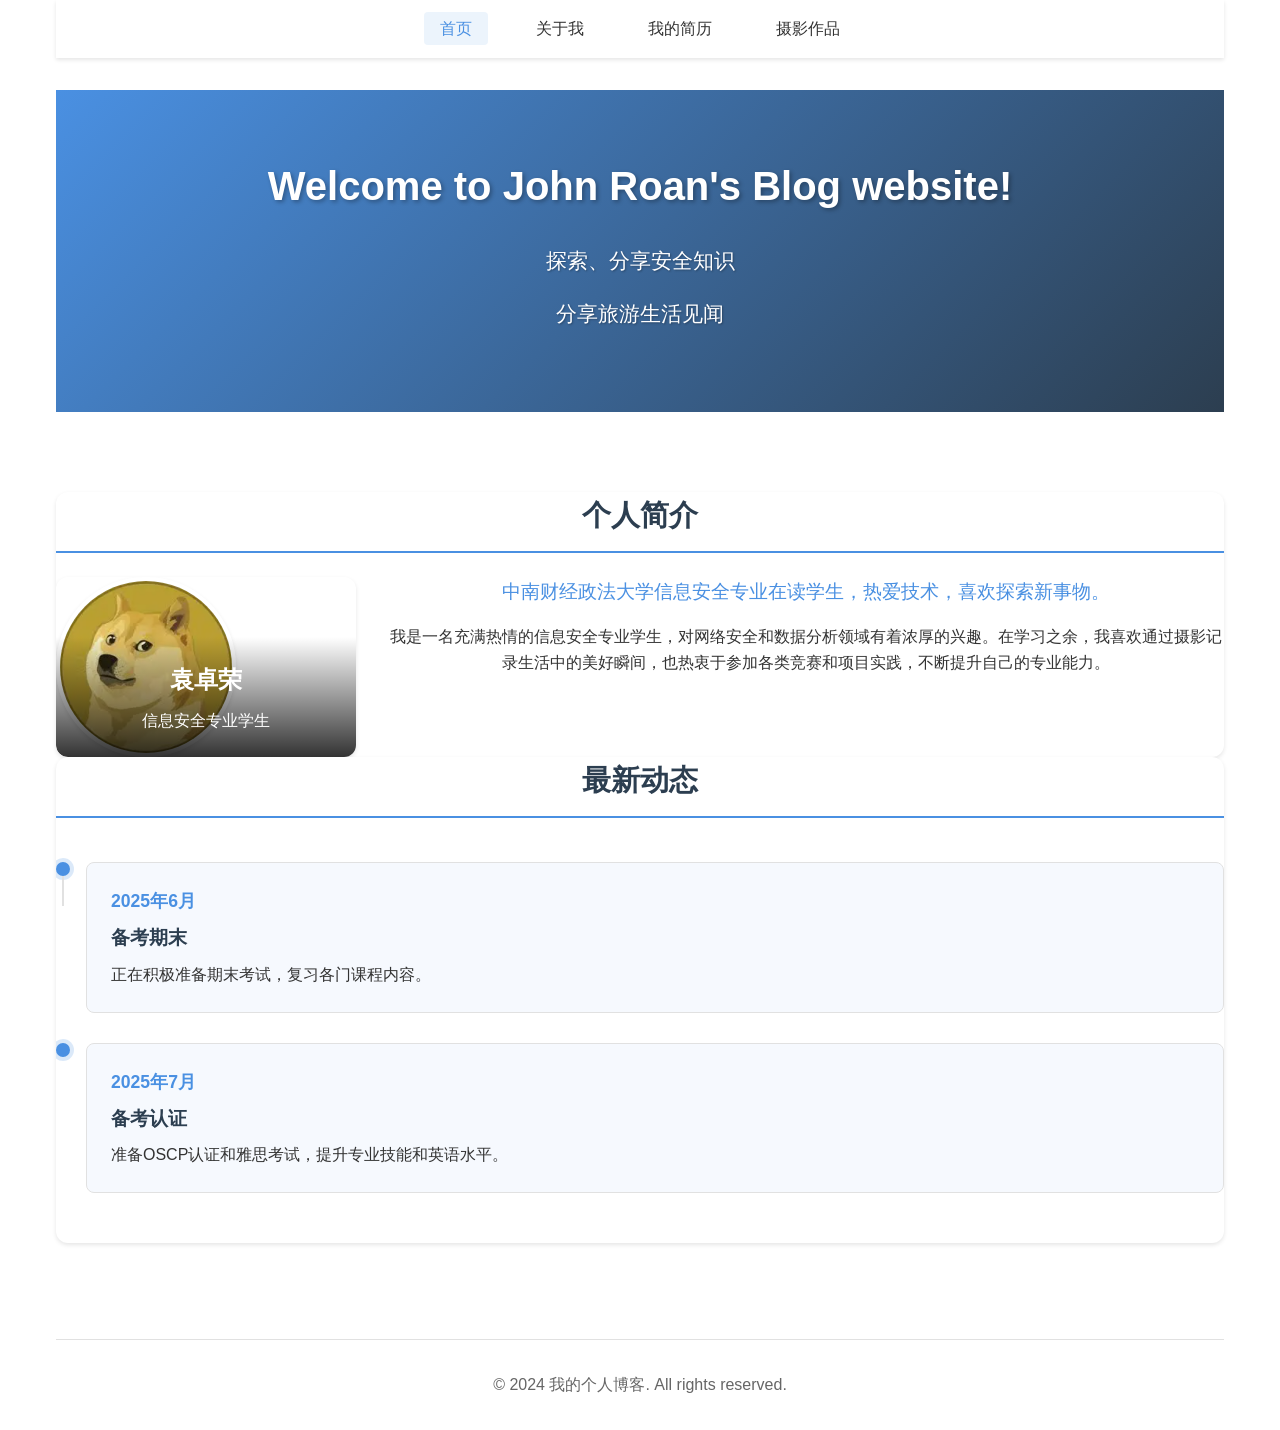
<file: baguette-blog/index.html>
<!DOCTYPE html>
<html lang="zh-CN">
<head>
    <meta charset="UTF-8">
    <meta name="viewport" content="width=device-width, initial-scale=1.0">
    <title>我的个人博客</title>
    <link rel="stylesheet" href="css/style.css">
</head>
<body>
    <div class="container">
        <!-- 导航栏 -->
        <nav>
            <ul>
                <li><a href="index.html" class="active">首页</a></li>
                <li><a href="about.html">关于我</a></li>
                <li><a href="resume.html">我的简历</a></li>
                <li><a href="hobby.html">摄影作品</a></li>
            </ul>
        </nav>

        <!-- 主要内容区域 -->
        <main>
            <!-- 页眉 -->
            <header class="hero">
                <div class="hero-content">
                    <h1>Welcome to John Roan's Blog website!</h1>
                    <p class="subtitle">探索、分享安全知识</p>
                    <p class="subtitle">分享旅游生活见闻</p>
                </div>
            </header>

            <!-- 内容包装器 -->
            <div class="content-wrapper">
                <!-- 个人简介卡片 -->
                <section class="card">
                    <h2>个人简介</h2>
                    <div class="profile-content">
                        <div class="profile-image-container">
                            <img src="images/profile.jpg" alt="个人照片" class="profile-image">
                            <div class="profile-overlay">
                                <h3>袁卓荣</h3>
                                <p>信息安全专业学生</p>
                            </div>
                        </div>
                        <div class="profile-text">
                            <p class="highlight">中南财经政法大学信息安全专业在读学生，热爱技术，喜欢探索新事物。</p>
                            <p>我是一名充满热情的信息安全专业学生，对网络安全和数据分析领域有着浓厚的兴趣。在学习之余，我喜欢通过摄影记录生活中的美好瞬间，也热衷于参加各类竞赛和项目实践，不断提升自己的专业能力。</p>
                        </div>
                    </div>
                </section>

                <!-- 最新动态卡片 -->
                <section class="card">
                    <h2>最新动态</h2>
                    <div class="timeline">
                        <div class="timeline-item">
                            <div class="timeline-dot"></div>
                            <div class="timeline-content">
                                <div class="timeline-date">2025年6月</div>
                                <h3>备考期末</h3>
                                <p>正在积极准备期末考试，复习各门课程内容。</p>
                            </div>
                        </div>
                        <div class="timeline-item">
                            <div class="timeline-dot"></div>
                            <div class="timeline-content">
                                <div class="timeline-date">2025年7月</div>
                                <h3>备考认证</h3>
                                <p>准备OSCP认证和雅思考试，提升专业技能和英语水平。</p>
                            </div>
                        </div>
                    </div>
                </section>
            </div>

            <!-- 页脚 -->
            <footer>
                <p>&copy; 2024 我的个人博客. All rights reserved.</p>
            </footer>
        </main>
    </div>
</body>
</html>
</file>
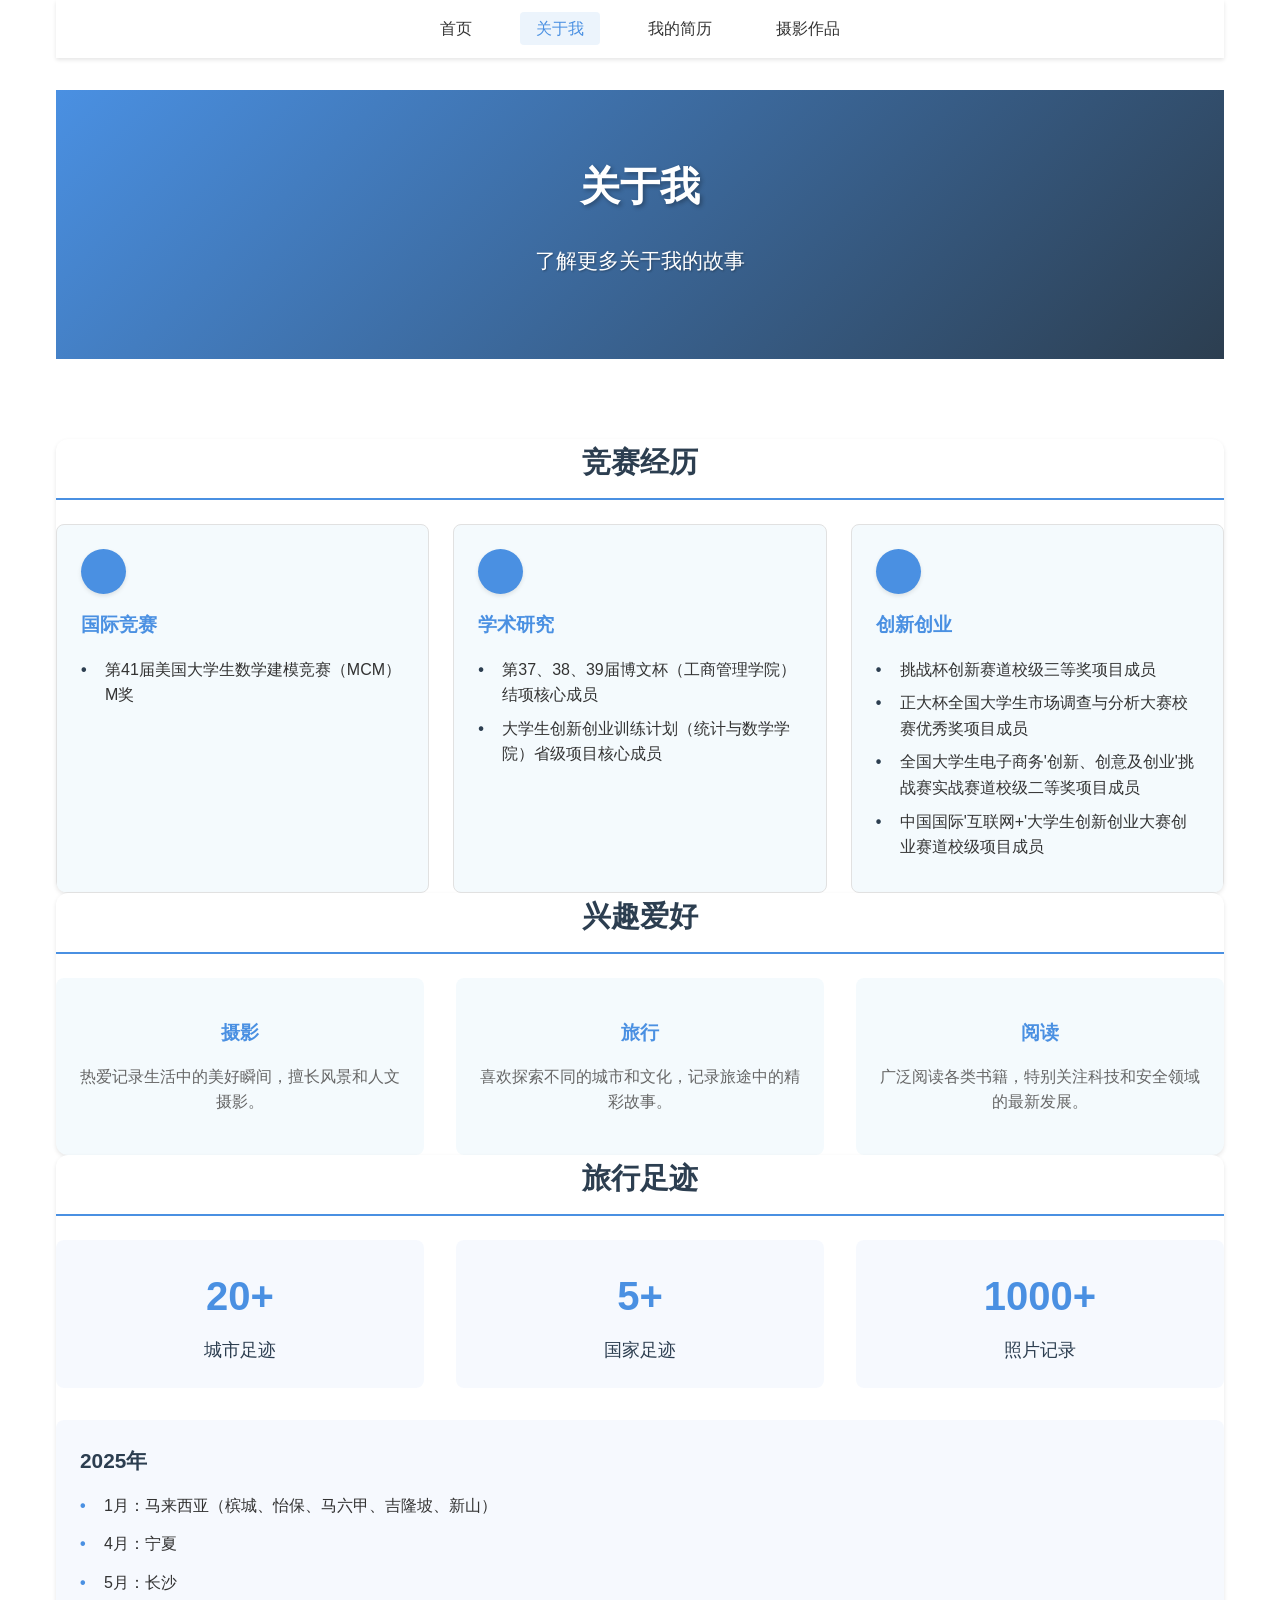
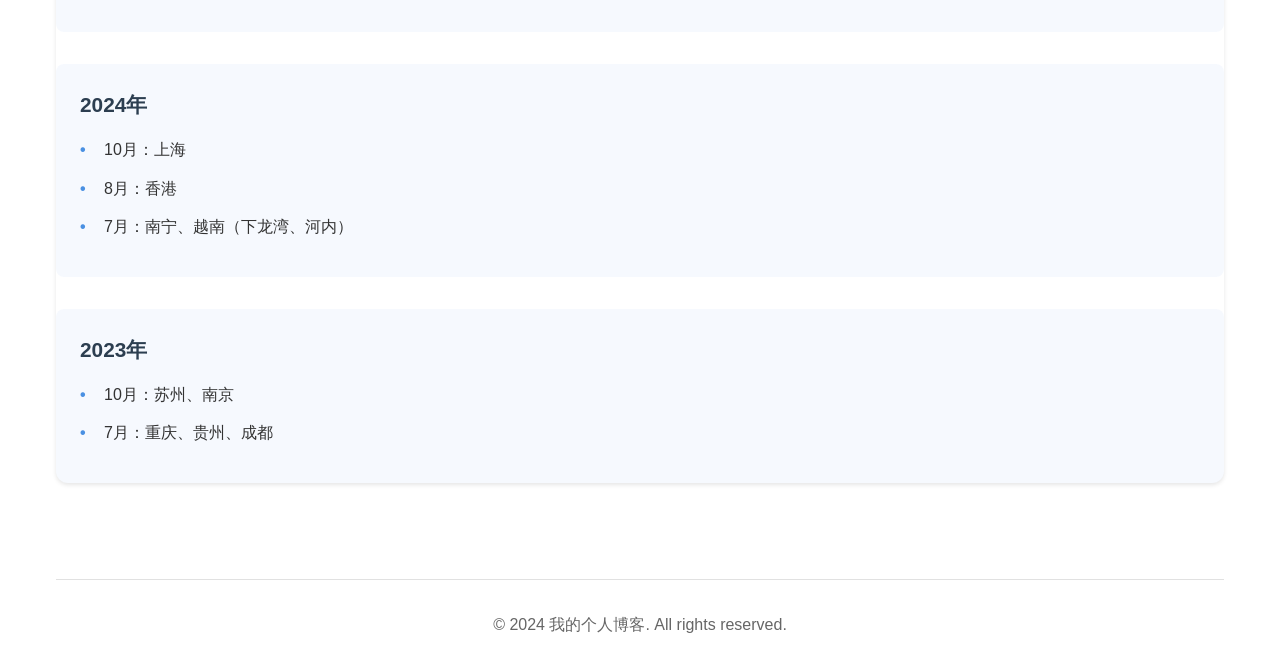
<file: baguette-blog/about.html>
<!DOCTYPE html>
<html lang="zh-CN">
<head>
    <meta charset="UTF-8">
    <meta name="viewport" content="width=device-width, initial-scale=1.0">
    <title>关于我 - 我的个人博客</title>
    <link rel="stylesheet" href="css/style.css">
</head>
<body>
    <div class="container">
        <!-- 导航栏 -->
        <nav>
            <ul>
                <li><a href="index.html">首页</a></li>
                <li><a href="about.html" class="active">关于我</a></li>
                <li><a href="resume.html">我的简历</a></li>
                <li><a href="hobby.html">摄影作品</a></li>
            </ul>
        </nav>

        <!-- 主要内容区域 -->
        <main>
            <!-- 页眉 -->
            <header class="hero">
                <div class="hero-content">
                    <h1>关于我</h1>
                    <p class="subtitle">了解更多关于我的故事</p>
                </div>
            </header>

            <!-- 内容包装器 -->
            <div class="content-wrapper">
                <!-- 竞赛经历 -->
                <section class="card">
                    <h2>竞赛经历</h2>
                    <div class="experience-grid">
                        <div class="experience-item">
                            <div class="experience-icon">
                                <i class="fas fa-globe"></i>
                            </div>
                            <h3>国际竞赛</h3>
                            <ul>
                                <li>第41届美国大学生数学建模竞赛（MCM）M奖</li>
                            </ul>
                        </div>
                        <div class="experience-item">
                            <div class="experience-icon">
                                <i class="fas fa-flask"></i>
                            </div>
                            <h3>学术研究</h3>
                            <ul>
                                <li>第37、38、39届博文杯（工商管理学院）结项核心成员</li>
                                <li>大学生创新创业训练计划（统计与数学学院）省级项目核心成员</li>
                            </ul>
                        </div>
                        <div class="experience-item">
                            <div class="experience-icon">
                                <i class="fas fa-lightbulb"></i>
                            </div>
                            <h3>创新创业</h3>
                            <ul>
                                <li>挑战杯创新赛道校级三等奖项目成员</li>
                                <li>正大杯全国大学生市场调查与分析大赛校赛优秀奖项目成员</li>
                                <li>全国大学生电子商务'创新、创意及创业'挑战赛实战赛道校级二等奖项目成员</li>
                                <li>中国国际'互联网+'大学生创新创业大赛创业赛道校级项目成员</li>
                            </ul>
                        </div>
                    </div>
                </section>

                <!-- 兴趣爱好 -->
                <section class="card">
                    <h2>兴趣爱好</h2>
                    <div class="hobbies-grid">
                        <div class="hobby-item">
                            <div class="hobby-icon">
                                <i class="fas fa-camera"></i>
                            </div>
                            <h3>摄影</h3>
                            <p>热爱记录生活中的美好瞬间，擅长风景和人文摄影。</p>
                        </div>
                        <div class="hobby-item">
                            <div class="hobby-icon">
                                <i class="fas fa-plane"></i>
                            </div>
                            <h3>旅行</h3>
                            <p>喜欢探索不同的城市和文化，记录旅途中的精彩故事。</p>
                        </div>
                        <div class="hobby-item">
                            <div class="hobby-icon">
                                <i class="fas fa-book"></i>
                            </div>
                            <h3>阅读</h3>
                            <p>广泛阅读各类书籍，特别关注科技和安全领域的最新发展。</p>
                        </div>
                    </div>
                </section>

                <!-- 旅行足迹 -->
                <section class="card">
                    <h2>旅行足迹</h2>
                    <div class="travel-stats">
                        <div class="stat-item">
                            <span class="stat-number">20+</span>
                            <span class="stat-label">城市足迹</span>
                        </div>
                        <div class="stat-item">
                            <span class="stat-number">5+</span>
                            <span class="stat-label">国家足迹</span>
                        </div>
                        <div class="stat-item">
                            <span class="stat-number">1000+</span>
                            <span class="stat-label">照片记录</span>
                        </div>
                    </div>
                    <div class="travel-years">
                        <div class="year-section">
                            <h3>2025年</h3>
                            <ul>
                                <li>1月：马来西亚（槟城、怡保、马六甲、吉隆坡、新山）</li>
                                <li>4月：宁夏</li>
                                <li>5月：长沙</li>
                            </ul>
                        </div>
                        <div class="year-section">
                            <h3>2024年</h3>
                            <ul>
                                <li>10月：上海</li>
                                <li>8月：香港</li>
                                <li>7月：南宁、越南（下龙湾、河内）</li>
                            </ul>
                        </div>
                        <div class="year-section">
                            <h3>2023年</h3>
                            <ul>
                                <li>10月：苏州、南京</li>
                                <li>7月：重庆、贵州、成都</li>
                            </ul>
                        </div>
                    </div>
                </section>
            </div>

            <!-- 页脚 -->
            <footer>
                <p>&copy; 2024 我的个人博客. All rights reserved.</p>
            </footer>
        </main>
    </div>
</body>
</html>
</file>
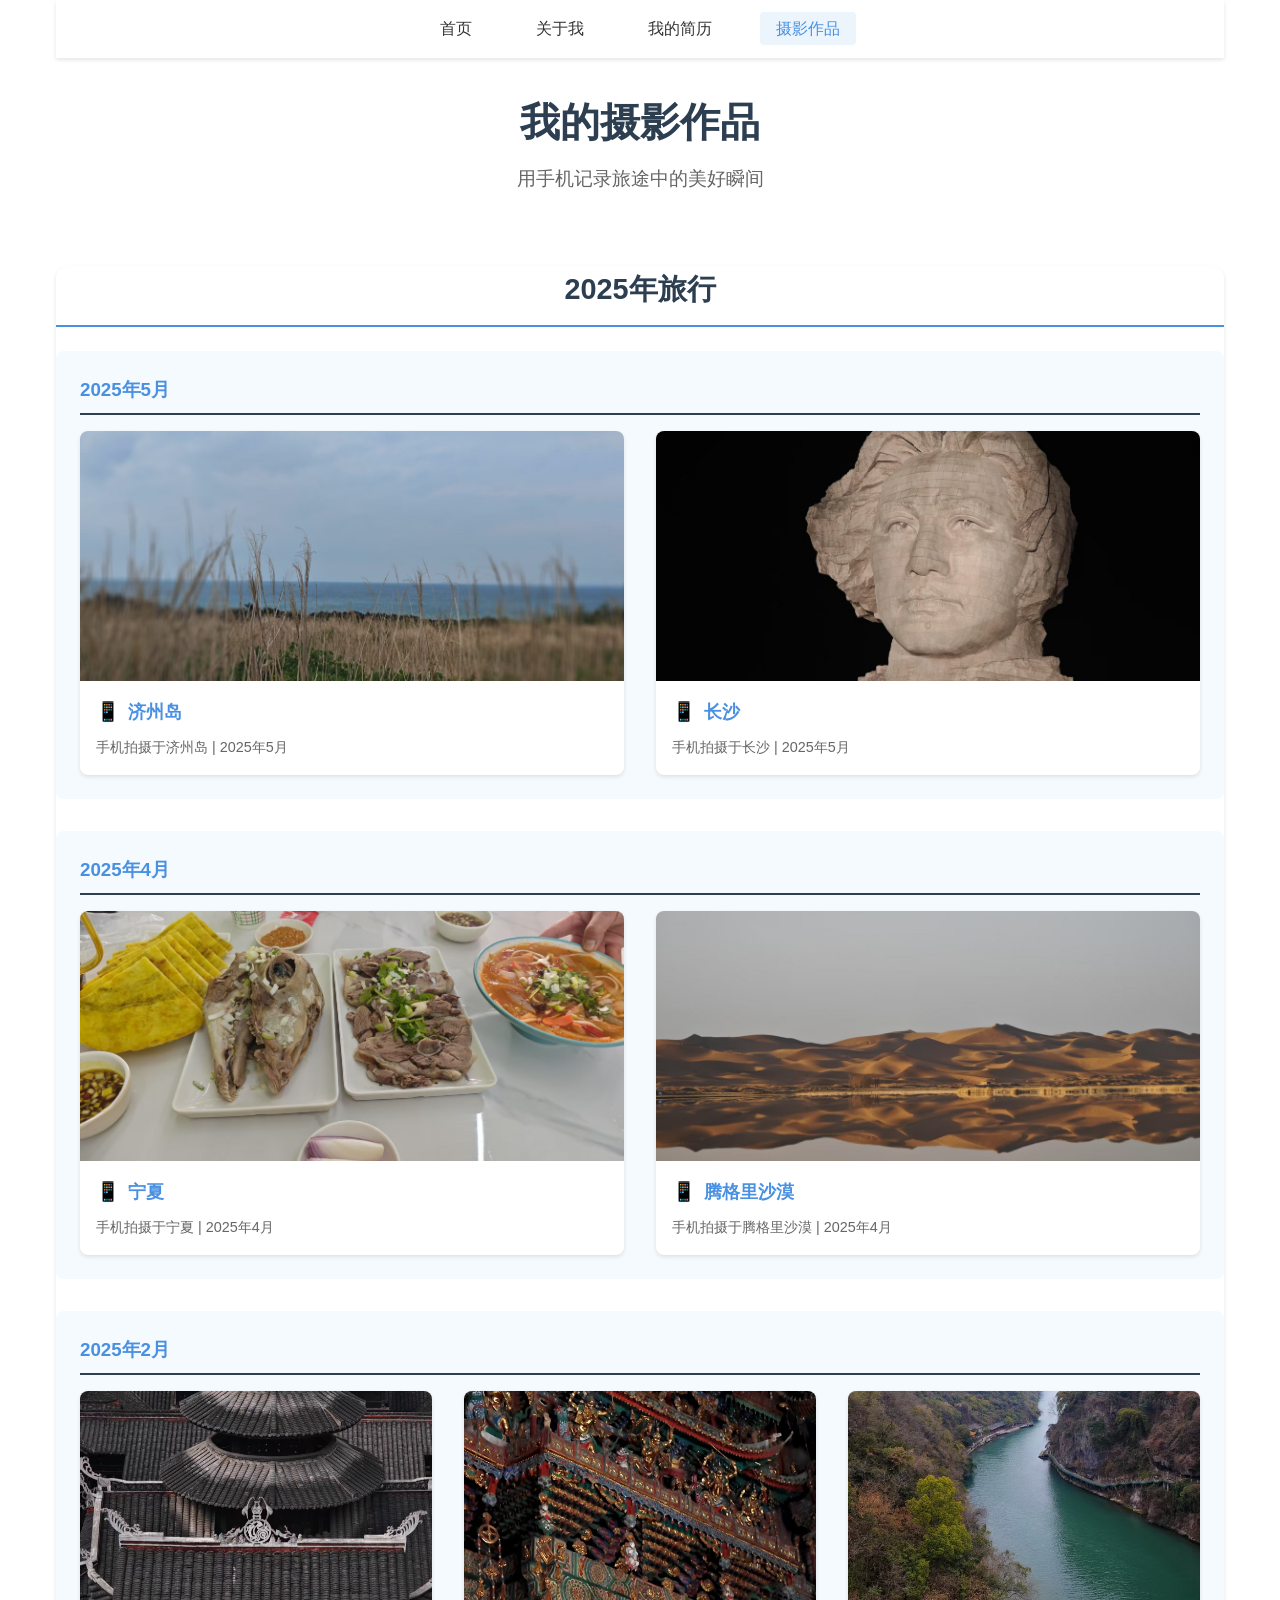
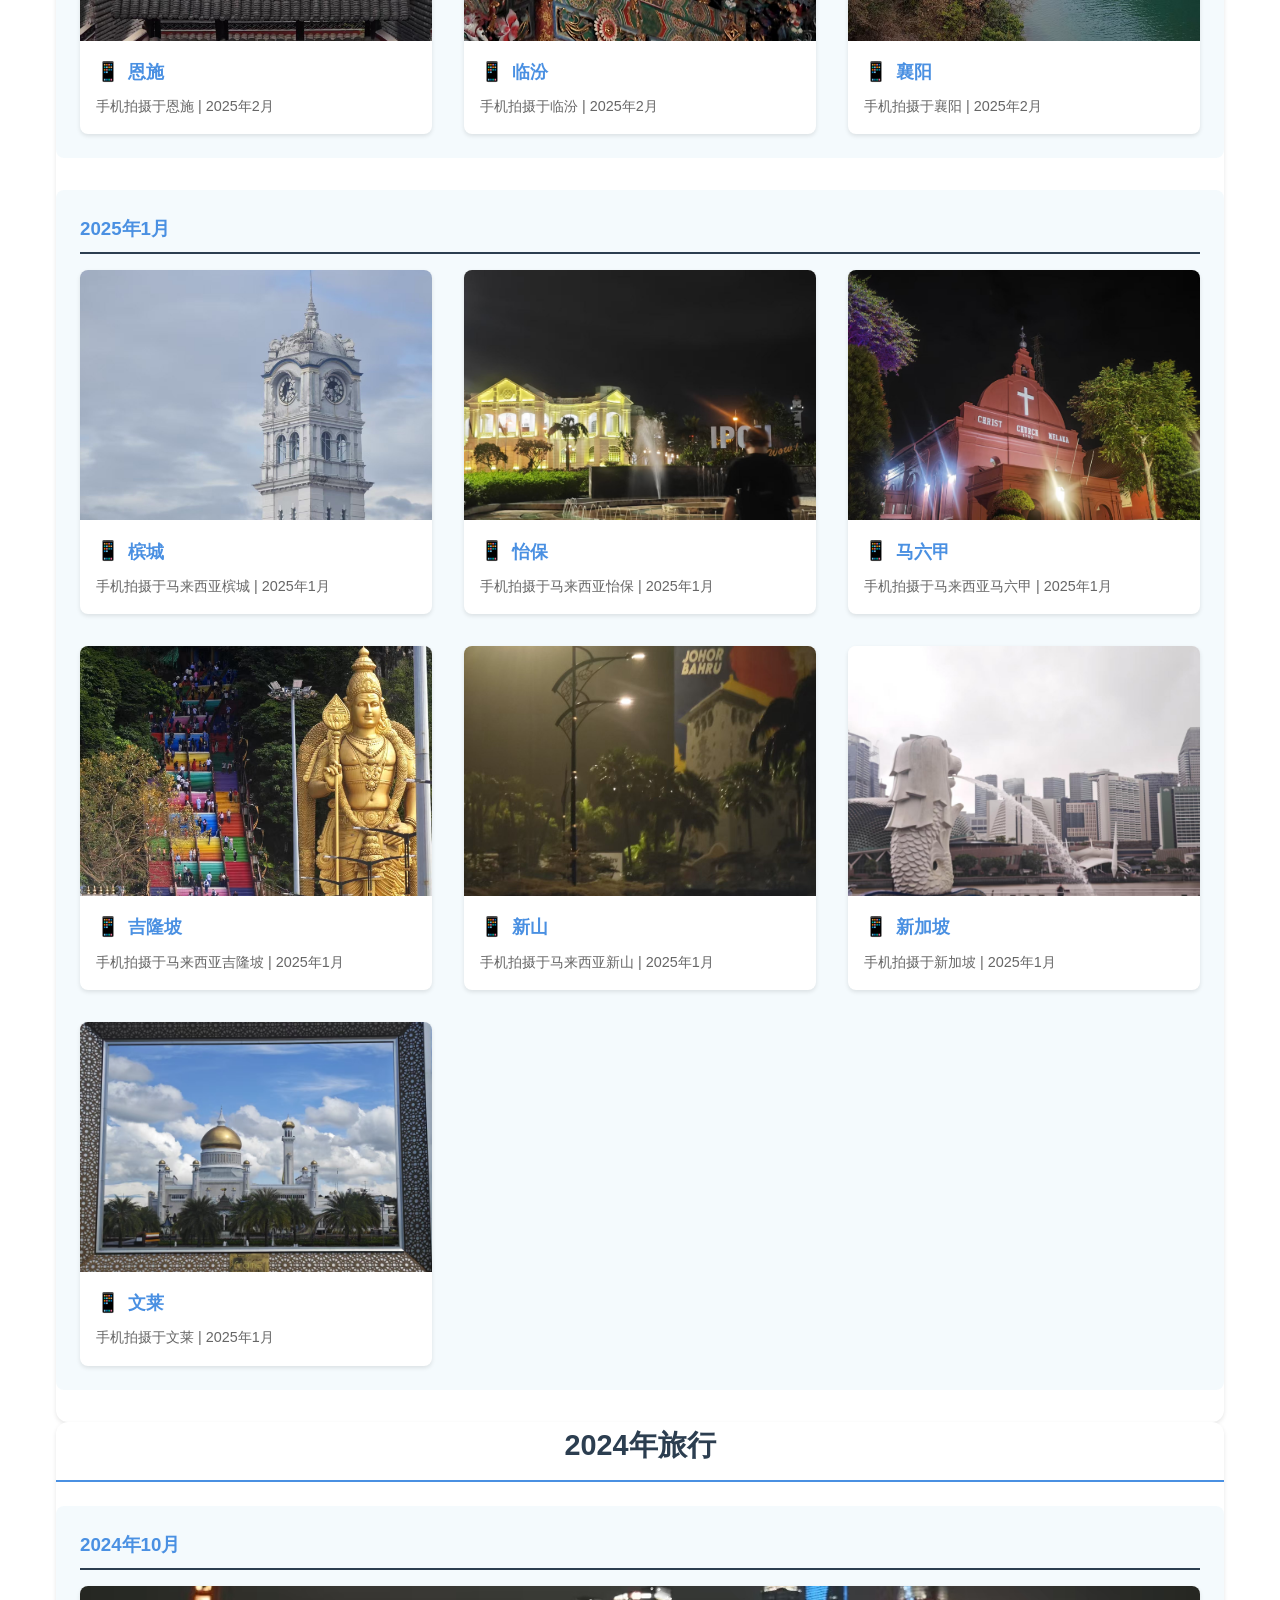
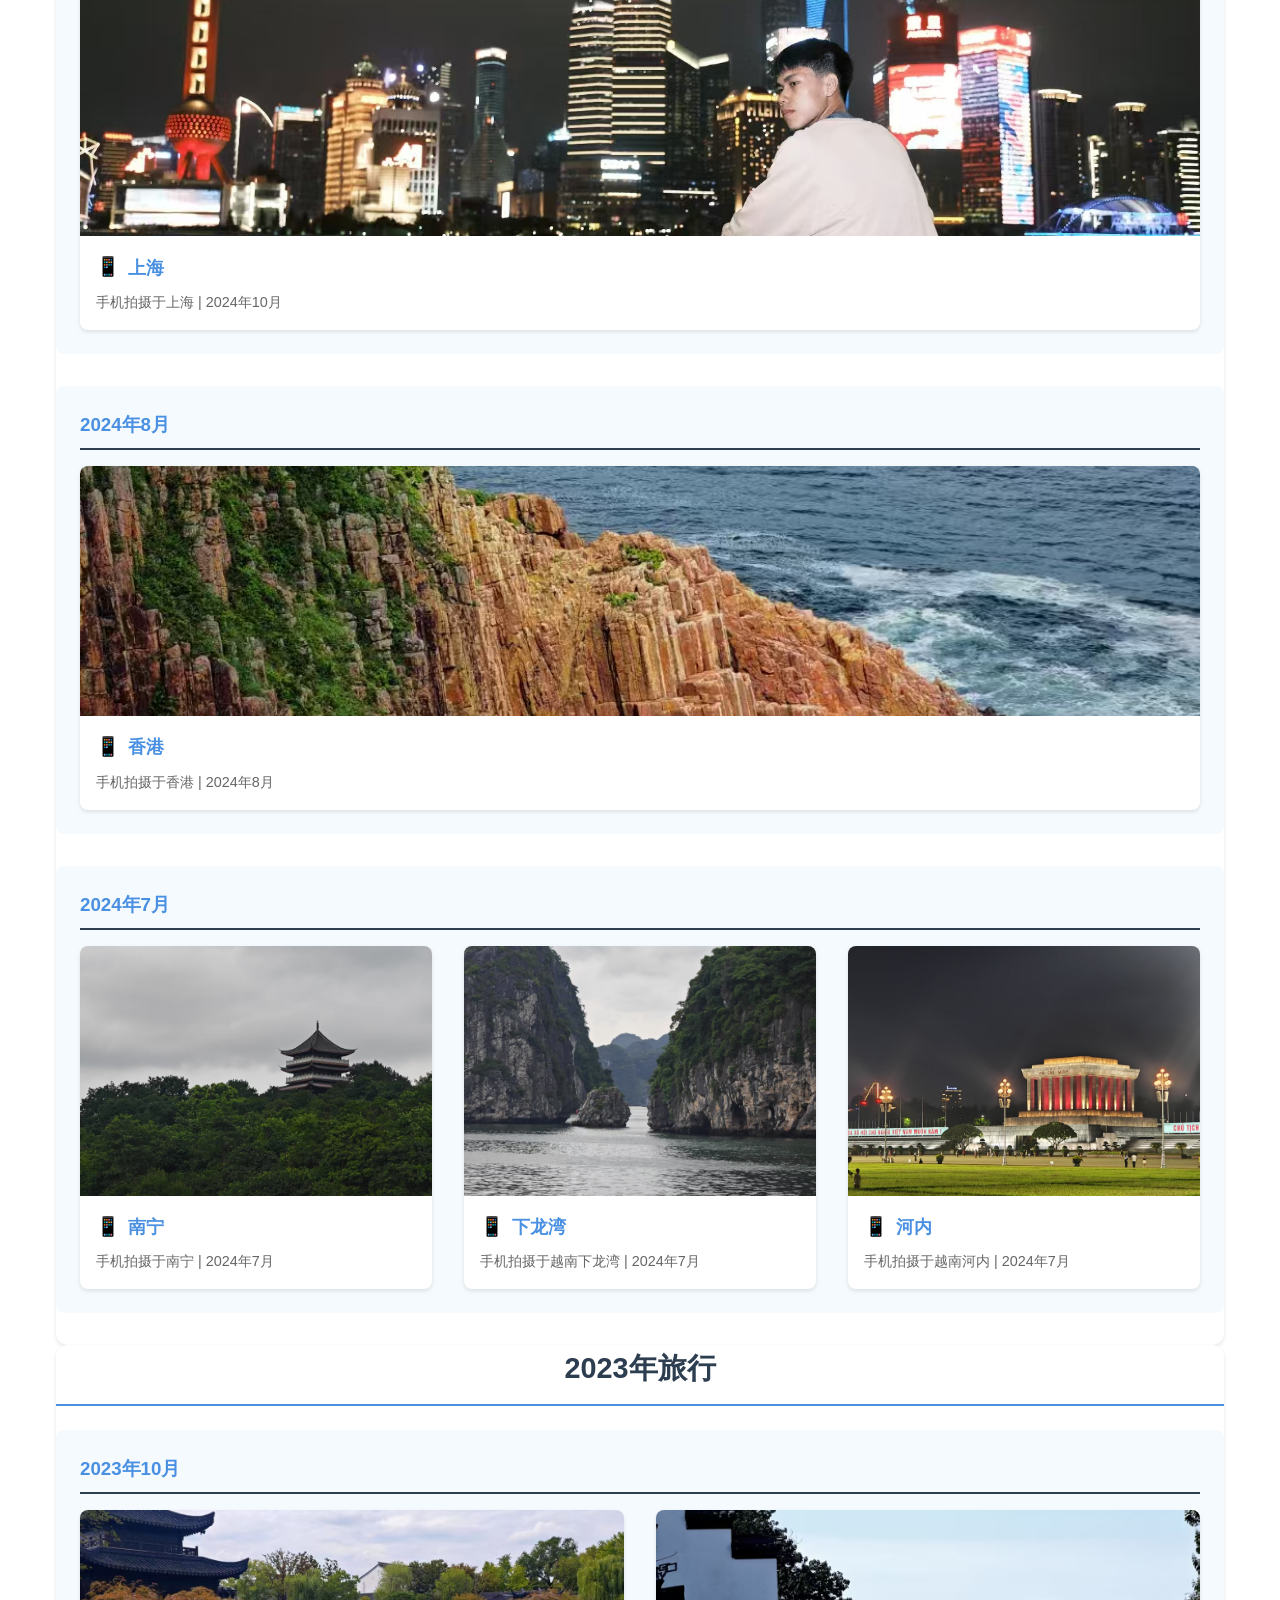
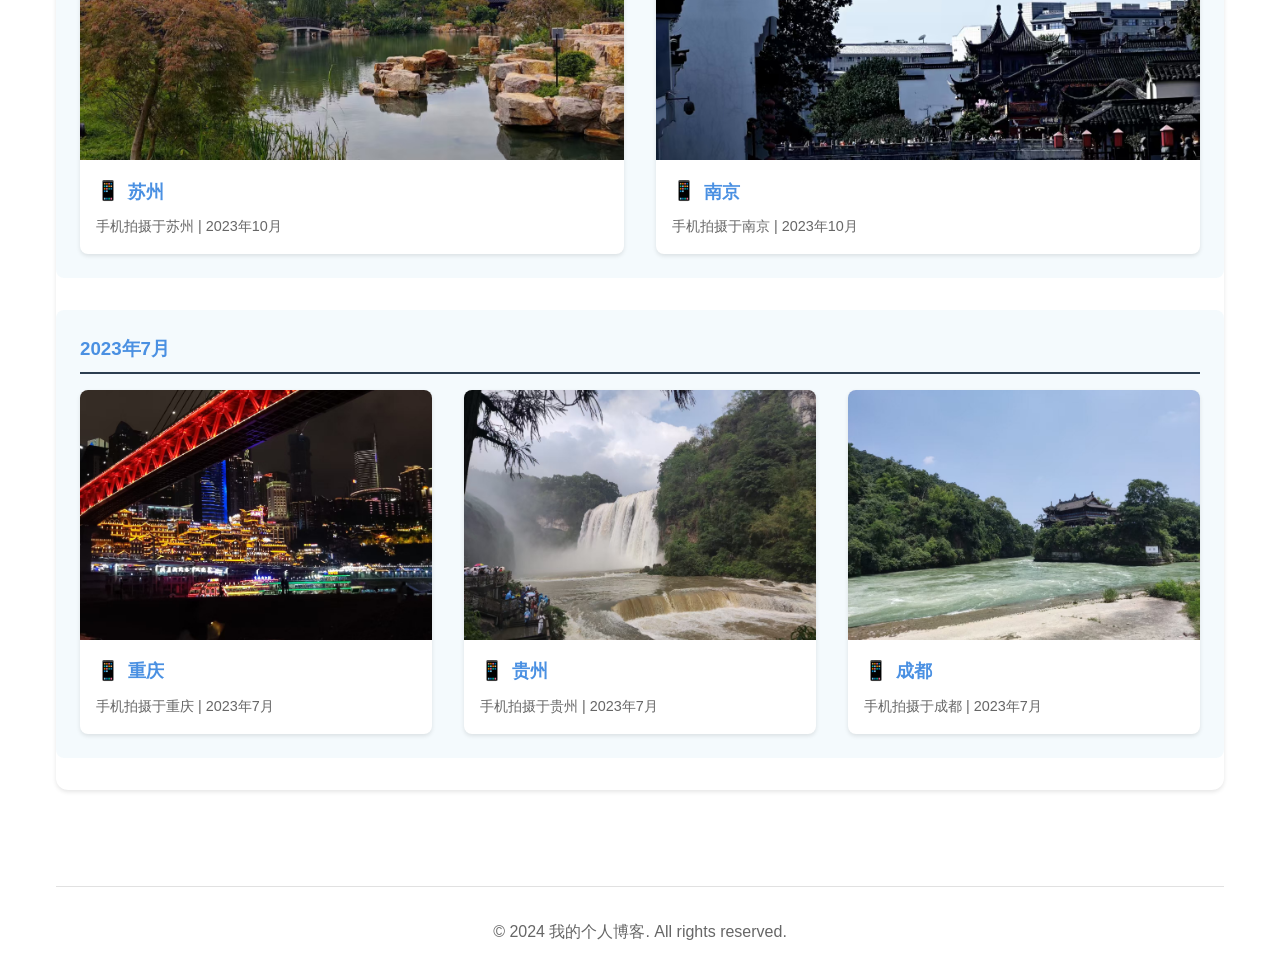
<file: baguette-blog/hobby.html>
<!DOCTYPE html>
<html lang="zh-CN">
<head>
    <meta charset="UTF-8">
    <meta name="viewport" content="width=device-width, initial-scale=1.0">
    <title>摄影作品 - 我的个人博客</title>
    <link rel="stylesheet" href="css/style.css">
</head>
<body>
    <div class="container">
        <!-- 导航栏 -->
        <nav>
            <ul>
                <li><a href="index.html">首页</a></li>
                <li><a href="about.html">关于我</a></li>
                <li><a href="resume.html">我的简历</a></li>
                <li><a href="hobby.html" class="active">摄影作品</a></li>
            </ul>
        </nav>

        <!-- 主要内容区域 -->
        <main>
            <header>
                <h1>我的摄影作品</h1>
                <p>用手机记录旅途中的美好瞬间</p>
            </header>

            <div class="content-wrapper">
                <!-- 2025年旅行 -->
                <section class="card">
                    <h2>2025年旅行</h2>
                    <!-- 2025年5月 -->
                    <div class="month-section">
                        <h3>2025年5月</h3>
                        <div class="photo-grid">
                            <div class="photo-item">
                                <img src="images/jeju-2025-05.jpg" alt="济州岛风景">
                                <div class="photo-info">
                                    <div class="photo-category">
                                        <span>📱</span>
                                        <h3>济州岛</h3>
                                    </div>
                                    <p>手机拍摄于济州岛 | 2025年5月</p>
                                </div>
                            </div>
                            <div class="photo-item">
                                <img src="images/changsha-2025-05.jpg" alt="长沙风景">
                                <div class="photo-info">
                                    <div class="photo-category">
                                        <span>📱</span>
                                        <h3>长沙</h3>
                                    </div>
                                    <p>手机拍摄于长沙 | 2025年5月</p>
                                </div>
                            </div>
                        </div>
                    </div>

                    <!-- 2025年4月 -->
                    <div class="month-section">
                        <h3>2025年4月</h3>
                        <div class="photo-grid">
                            <div class="photo-item">
                                <img src="images/ningxia-2025-04.jpg" alt="宁夏风景">
                                <div class="photo-info">
                                    <div class="photo-category">
                                        <span>📱</span>
                                        <h3>宁夏</h3>
                                    </div>
                                    <p>手机拍摄于宁夏 | 2025年4月</p>
                                </div>
                            </div>
                            <div class="photo-item">
                                <img src="images/tengger-2025-04.jpg" alt="腾格里沙漠">
                                <div class="photo-info">
                                    <div class="photo-category">
                                        <span>📱</span>
                                        <h3>腾格里沙漠</h3>
                                    </div>
                                    <p>手机拍摄于腾格里沙漠 | 2025年4月</p>
                                </div>
                            </div>
                        </div>
                    </div>

                    <!-- 2025年2月 -->
                    <div class="month-section">
                        <h3>2025年2月</h3>
                        <div class="photo-grid">
                            <div class="photo-item">
                                <img src="images/enshi-2025-02.jpg" alt="恩施风景">
                                <div class="photo-info">
                                    <div class="photo-category">
                                        <span>📱</span>
                                        <h3>恩施</h3>
                                    </div>
                                    <p>手机拍摄于恩施 | 2025年2月</p>
                                </div>
                            </div>
                            <div class="photo-item">
                                <img src="images/linfen-2025-02.jpg" alt="临汾风景">
                                <div class="photo-info">
                                    <div class="photo-category">
                                        <span>📱</span>
                                        <h3>临汾</h3>
                                    </div>
                                    <p>手机拍摄于临汾 | 2025年2月</p>
                                </div>
                            </div>
                            <div class="photo-item">
                                <img src="images/xiangyang-2025-02.jpg" alt="襄阳风景">
                                <div class="photo-info">
                                    <div class="photo-category">
                                        <span>📱</span>
                                        <h3>襄阳</h3>
                                    </div>
                                    <p>手机拍摄于襄阳 | 2025年2月</p>
                                </div>
                            </div>
                        </div>
                    </div>

                    <!-- 2025年1月 -->
                    <div class="month-section">
                        <h3>2025年1月</h3>
                        <div class="photo-grid">
                            <!-- 马来西亚城市 -->
                            <div class="photo-item">
                                <img src="images/penang-2025-01.jpg" alt="槟城风景">
                                <div class="photo-info">
                                    <div class="photo-category">
                                        <span>📱</span>
                                        <h3>槟城</h3>
                                    </div>
                                    <p>手机拍摄于马来西亚槟城 | 2025年1月</p>
                                </div>
                            </div>
                            <div class="photo-item">
                                <img src="images/ipoh-2025-01.jpg" alt="怡保风景">
                                <div class="photo-info">
                                    <div class="photo-category">
                                        <span>📱</span>
                                        <h3>怡保</h3>
                                    </div>
                                    <p>手机拍摄于马来西亚怡保 | 2025年1月</p>
                                </div>
                            </div>
                            <div class="photo-item">
                                <img src="images/malacca-2025-01.jpg" alt="马六甲风景">
                                <div class="photo-info">
                                    <div class="photo-category">
                                        <span>📱</span>
                                        <h3>马六甲</h3>
                                    </div>
                                    <p>手机拍摄于马来西亚马六甲 | 2025年1月</p>
                                </div>
                            </div>
                            <div class="photo-item">
                                <img src="images/kl-2025-01.jpg" alt="吉隆坡风景">
                                <div class="photo-info">
                                    <div class="photo-category">
                                        <span>📱</span>
                                        <h3>吉隆坡</h3>
                                    </div>
                                    <p>手机拍摄于马来西亚吉隆坡 | 2025年1月</p>
                                </div>
                            </div>
                            <div class="photo-item">
                                <img src="images/johor-2025-01.jpg" alt="新山风景">
                                <div class="photo-info">
                                    <div class="photo-category">
                                        <span>📱</span>
                                        <h3>新山</h3>
                                    </div>
                                    <p>手机拍摄于马来西亚新山 | 2025年1月</p>
                                </div>
                            </div>
                            <!-- 新加坡和文莱 -->
                            <div class="photo-item">
                                <img src="images/singapore-2025-01.jpg" alt="新加坡风景">
                                <div class="photo-info">
                                    <div class="photo-category">
                                        <span>📱</span>
                                        <h3>新加坡</h3>
                                    </div>
                                    <p>手机拍摄于新加坡 | 2025年1月</p>
                                </div>
                            </div>
                            <div class="photo-item">
                                <img src="images/brunei-2025-01.jpg" alt="文莱风景">
                                <div class="photo-info">
                                    <div class="photo-category">
                                        <span>📱</span>
                                        <h3>文莱</h3>
                                    </div>
                                    <p>手机拍摄于文莱 | 2025年1月</p>
                                </div>
                            </div>
                        </div>
                    </div>
                </section>

                <!-- 2024年旅行 -->
                <section class="card">
                    <h2>2024年旅行</h2>
                    <!-- 2024年10月 -->
                    <div class="month-section">
                        <h3>2024年10月</h3>
                        <div class="photo-grid">
                            <div class="photo-item">
                                <img src="images/shanghai-2024-10.jpg" alt="上海风景">
                                <div class="photo-info">
                                    <div class="photo-category">
                                        <span>📱</span>
                                        <h3>上海</h3>
                                    </div>
                                    <p>手机拍摄于上海 | 2024年10月</p>
                                </div>
                            </div>
                        </div>
                    </div>

                    <!-- 2024年8月 -->
                    <div class="month-section">
                        <h3>2024年8月</h3>
                        <div class="photo-grid">
                            <div class="photo-item">
                                <img src="images/hongkong-2024-08.jpg" alt="香港风景">
                                <div class="photo-info">
                                    <div class="photo-category">
                                        <span>📱</span>
                                        <h3>香港</h3>
                                    </div>
                                    <p>手机拍摄于香港 | 2024年8月</p>
                                </div>
                            </div>
                        </div>
                    </div>

                    <!-- 2024年7月 -->
                    <div class="month-section">
                        <h3>2024年7月</h3>
                        <div class="photo-grid">
                            <div class="photo-item">
                                <img src="images/nanning-2024-07.jpg" alt="南宁风景">
                                <div class="photo-info">
                                    <div class="photo-category">
                                        <span>📱</span>
                                        <h3>南宁</h3>
                                    </div>
                                    <p>手机拍摄于南宁 | 2024年7月</p>
                                </div>
                            </div>
                            <!-- 越南城市 -->
                            <div class="photo-item">
                                <img src="images/halong-2024-07.jpg" alt="下龙湾风景">
                                <div class="photo-info">
                                    <div class="photo-category">
                                        <span>📱</span>
                                        <h3>下龙湾</h3>
                                    </div>
                                    <p>手机拍摄于越南下龙湾 | 2024年7月</p>
                                </div>
                            </div>
                            <div class="photo-item">
                                <img src="images/hanoi-2024-07.jpg" alt="河内风景">
                                <div class="photo-info">
                                    <div class="photo-category">
                                        <span>📱</span>
                                        <h3>河内</h3>
                                    </div>
                                    <p>手机拍摄于越南河内 | 2024年7月</p>
                                </div>
                            </div>
                        </div>
                    </div>
                </section>

                <!-- 2023年旅行 -->
                <section class="card">
                    <h2>2023年旅行</h2>
                    <!-- 2023年10月 -->
                    <div class="month-section">
                        <h3>2023年10月</h3>
                        <div class="photo-grid">
                            <div class="photo-item">
                                <img src="images/suzhou-2023-10.jpg" alt="苏州风景">
                                <div class="photo-info">
                                    <div class="photo-category">
                                        <span>📱</span>
                                        <h3>苏州</h3>
                                    </div>
                                    <p>手机拍摄于苏州 | 2023年10月</p>
                                </div>
                            </div>
                            <div class="photo-item">
                                <img src="images/nanjing-2023-10.jpg" alt="南京风景">
                                <div class="photo-info">
                                    <div class="photo-category">
                                        <span>📱</span>
                                        <h3>南京</h3>
                                    </div>
                                    <p>手机拍摄于南京 | 2023年10月</p>
                                </div>
                            </div>
                        </div>
                    </div>

                    <!-- 2023年7月 -->
                    <div class="month-section">
                        <h3>2023年7月</h3>
                        <div class="photo-grid">
                            <div class="photo-item">
                                <img src="images/chongqing-2023-07.jpg" alt="重庆风景">
                                <div class="photo-info">
                                    <div class="photo-category">
                                        <span>📱</span>
                                        <h3>重庆</h3>
                                    </div>
                                    <p>手机拍摄于重庆 | 2023年7月</p>
                                </div>
                            </div>
                            <div class="photo-item">
                                <img src="images/guizhou-2023-07.jpg" alt="贵州风景">
                                <div class="photo-info">
                                    <div class="photo-category">
                                        <span>📱</span>
                                        <h3>贵州</h3>
                                    </div>
                                    <p>手机拍摄于贵州 | 2023年7月</p>
                                </div>
                            </div>
                            <div class="photo-item">
                                <img src="images/chengdu-2023-07.jpg" alt="成都风景">
                                <div class="photo-info">
                                    <div class="photo-category">
                                        <span>📱</span>
                                        <h3>成都</h3>
                                    </div>
                                    <p>手机拍摄于成都 | 2023年7月</p>
                                </div>
                            </div>
                        </div>
                    </div>
                </section>
            </div>

            <!-- 页脚 -->
            <footer>
                <p>&copy; 2024 我的个人博客. All rights reserved.</p>
            </footer>
        </main>
    </div>
</body>
</html>
</file>
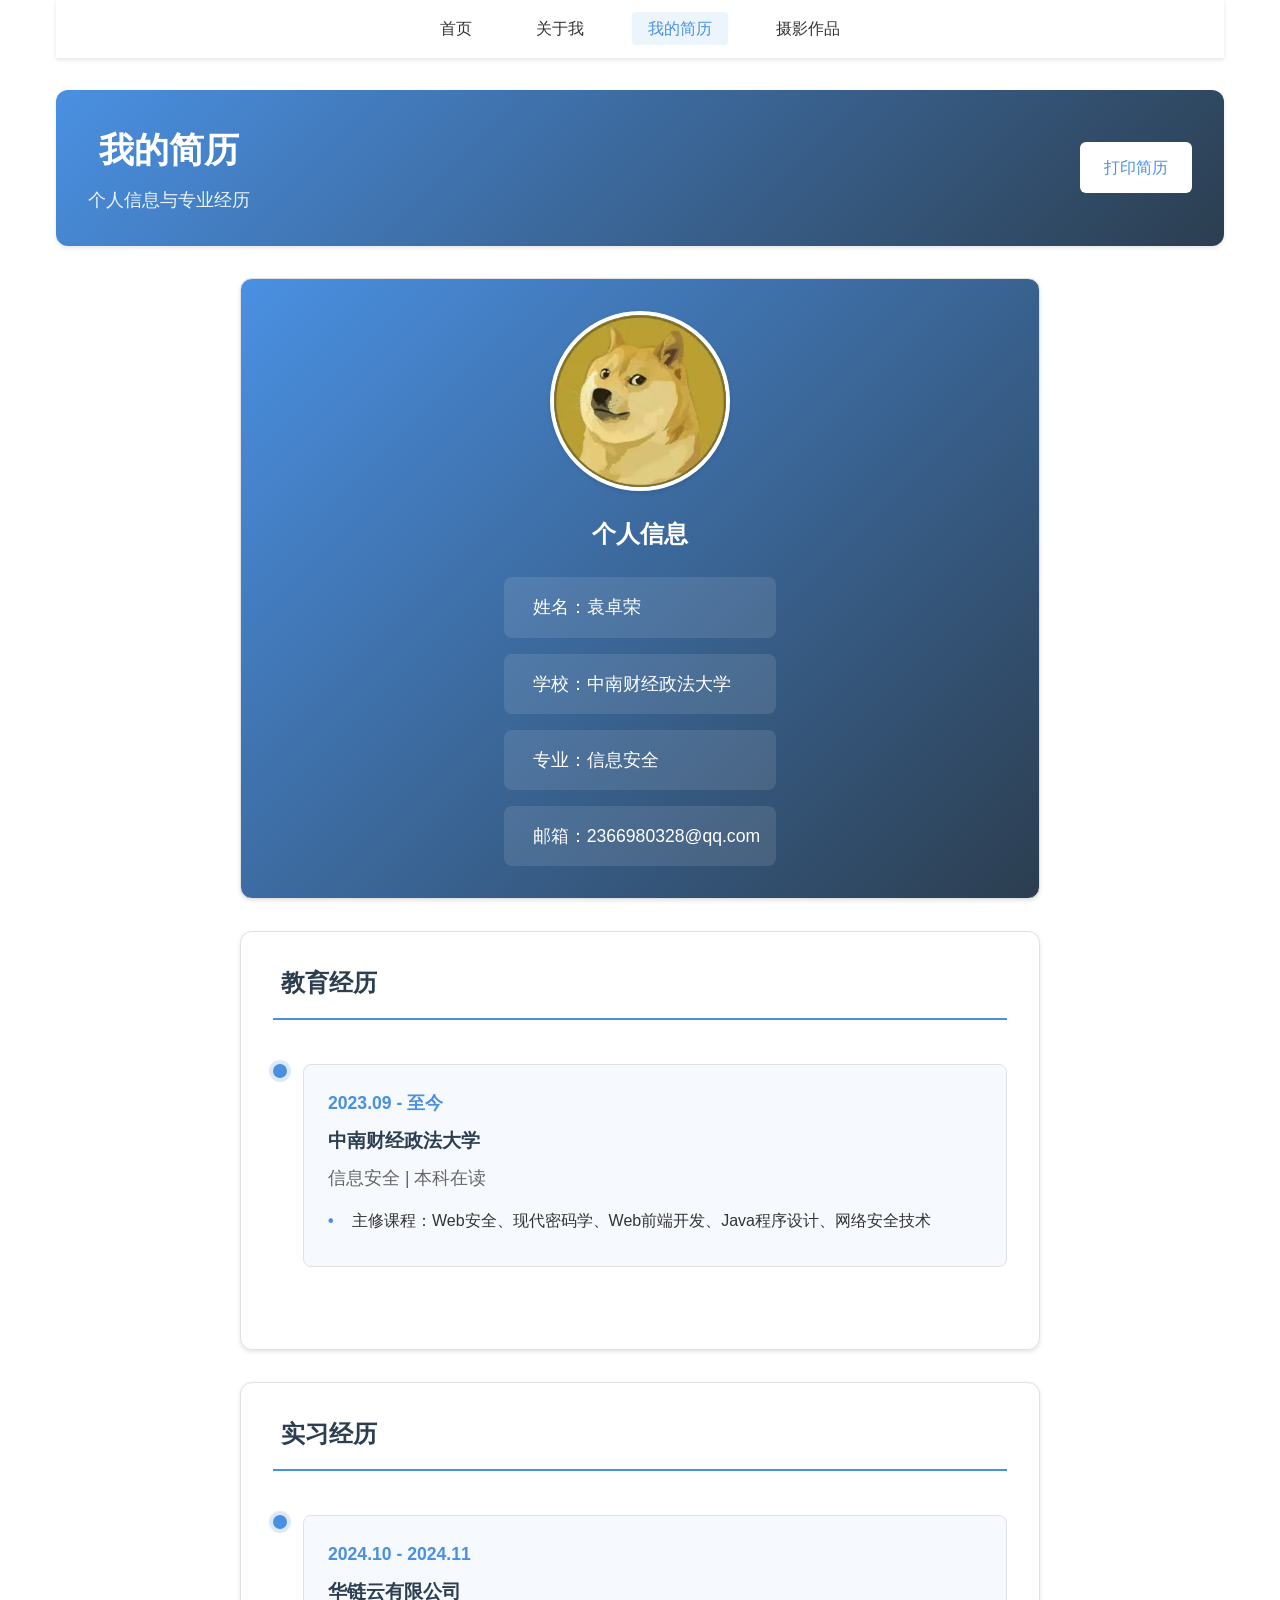
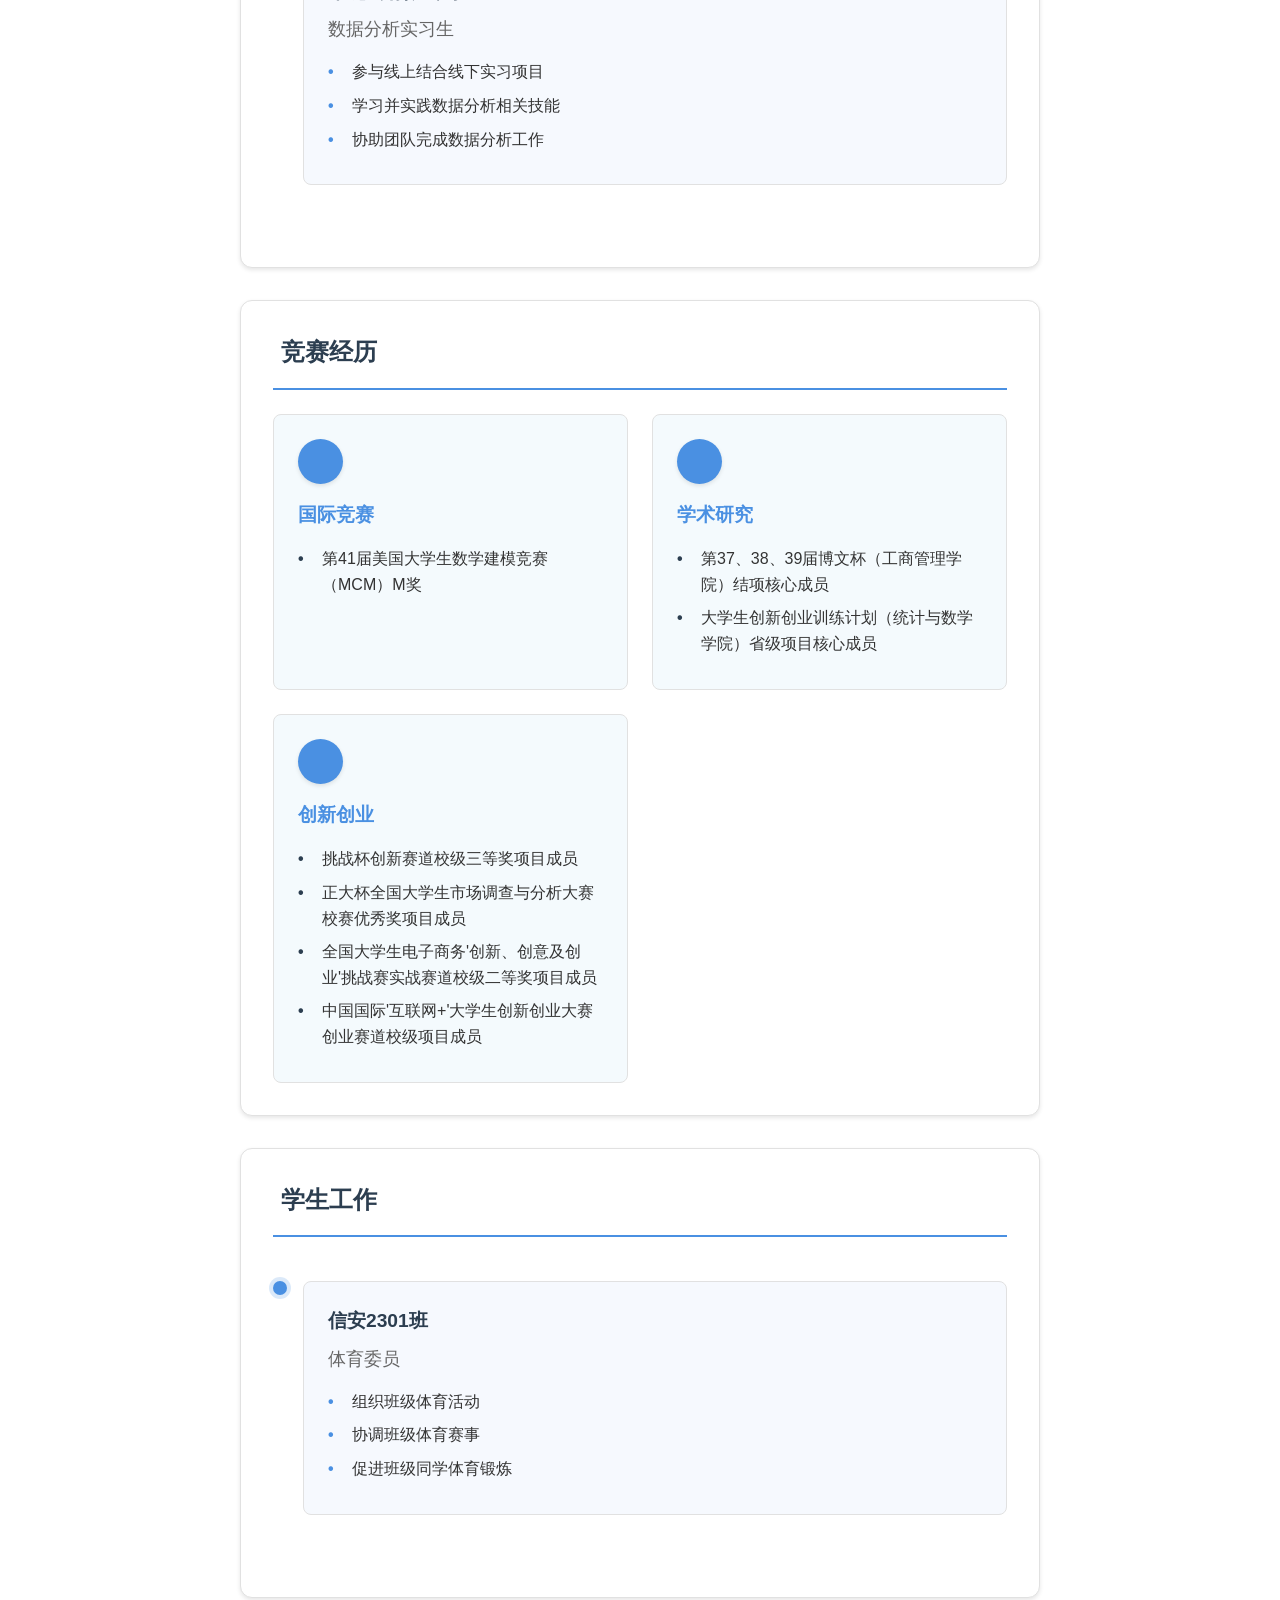
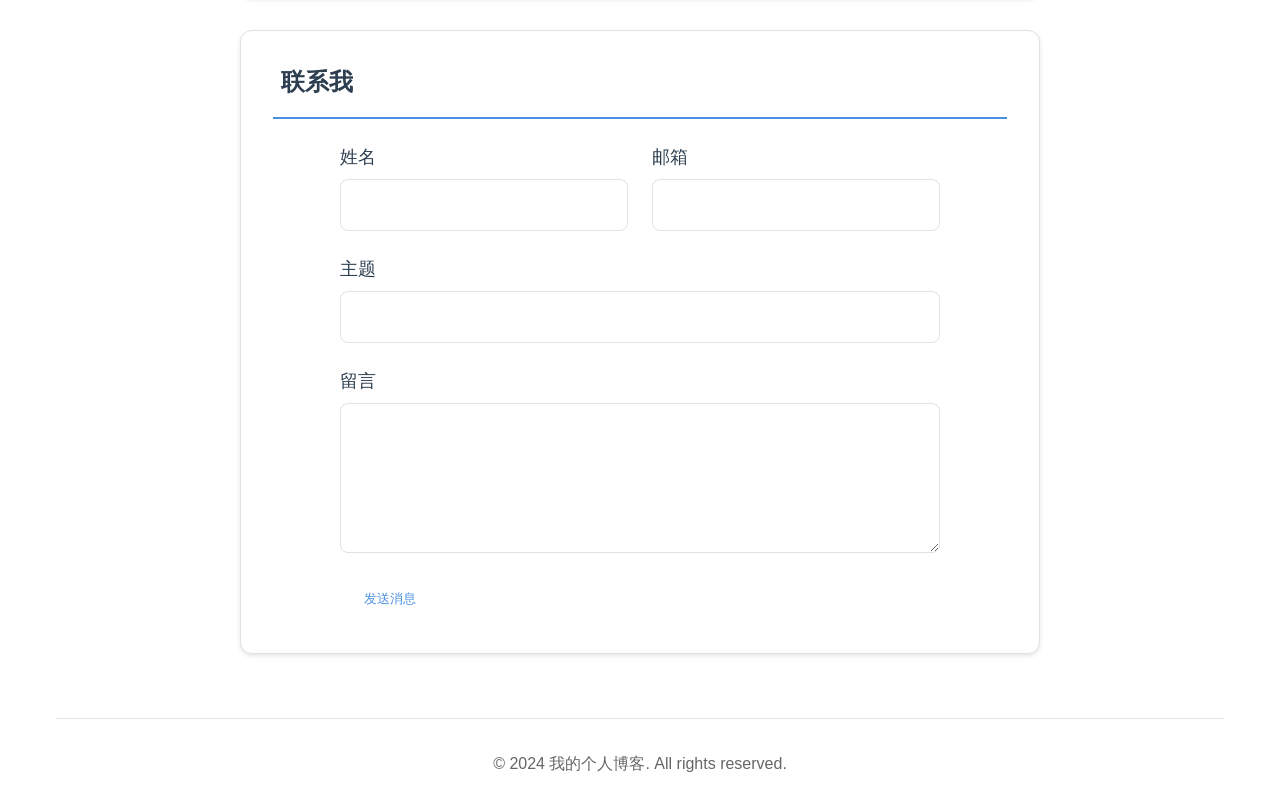
<file: baguette-blog/resume.html>
<!DOCTYPE html>
<html lang="zh-CN">
<head>
    <meta charset="UTF-8">
    <meta name="viewport" content="width=device-width, initial-scale=1.0">
    <title>我的简历 - 我的个人博客</title>
    <link rel="stylesheet" href="css/style.css">
</head>
<body>
    <div class="container">
        <!-- 导航栏 -->
        <nav>
            <ul>
                <li><a href="index.html">首页</a></li>
                <li><a href="about.html">关于我</a></li>
                <li><a href="resume.html" class="active">我的简历</a></li>
                <li><a href="hobby.html">摄影作品</a></li>
            </ul>
        </nav>

        <!-- 主要内容区域 -->
        <main>
            <!-- 页眉 -->
            <header class="resume-header">
                <div class="resume-title">
                    <h1>我的简历</h1>
                    <p>个人信息与专业经历</p>
                </div>
                <div class="resume-actions">
                    <a href="#" class="btn btn-primary" onclick="window.print()">打印简历</a>
                </div>
            </header>

            <!-- 内容包装器 -->
            <div class="resume-content">
                <!-- 个人信息卡片 -->
                <section class="resume-card profile-card">
                    <div class="profile-header">
                        <img src="images/profile.jpg" alt="个人照片" class="profile-image">
                        <div class="profile-info">
                            <h2>个人信息</h2>
                            <div class="info-grid">
                                <div class="info-item">
                                    <i class="fas fa-user"></i>
                                    <span>姓名：袁卓荣</span>
                                </div>
                                <div class="info-item">
                                    <i class="fas fa-graduation-cap"></i>
                                    <span>学校：中南财经政法大学</span>
                                </div>
                                <div class="info-item">
                                    <i class="fas fa-book"></i>
                                    <span>专业：信息安全</span>
                                </div>
                                <div class="info-item">
                                    <i class="fas fa-envelope"></i>
                                    <span>邮箱：2366980328@qq.com</span>
                                </div>
                            </div>
                        </div>
                    </div>
                </section>

                <!-- 教育经历 -->
                <section class="resume-card">
                    <div class="card-header">
                        <h2><i class="fas fa-university"></i> 教育经历</h2>
                    </div>
                    <div class="timeline">
                        <div class="timeline-item">
                            <div class="timeline-dot"></div>
                            <div class="timeline-content">
                                <div class="timeline-date">2023.09 - 至今</div>
                                <h3>中南财经政法大学</h3>
                                <p class="timeline-subtitle">信息安全 | 本科在读</p>
                                <ul class="timeline-details">
                                    <li>主修课程：Web安全、现代密码学、Web前端开发、Java程序设计、网络安全技术</li>
                                </ul>
                            </div>
                        </div>
                    </div>
                </section>

                <!-- 实习经历 -->
                <section class="resume-card">
                    <div class="card-header">
                        <h2><i class="fas fa-briefcase"></i> 实习经历</h2>
                    </div>
                    <div class="timeline">
                        <div class="timeline-item">
                            <div class="timeline-dot"></div>
                            <div class="timeline-content">
                                <div class="timeline-date">2024.10 - 2024.11</div>
                                <h3>华链云有限公司</h3>
                                <p class="timeline-subtitle">数据分析实习生</p>
                                <ul class="timeline-details">
                                    <li>参与线上结合线下实习项目</li>
                                    <li>学习并实践数据分析相关技能</li>
                                    <li>协助团队完成数据分析工作</li>
                                </ul>
                            </div>
                        </div>
                    </div>
                </section>

                <!-- 竞赛经历 -->
                <section class="resume-card">
                    <div class="card-header">
                        <h2><i class="fas fa-trophy"></i> 竞赛经历</h2>
                    </div>
                    <div class="experience-grid">
                        <div class="experience-item">
                            <div class="experience-icon">
                                <i class="fas fa-globe"></i>
                            </div>
                            <h3>国际竞赛</h3>
                            <ul>
                                <li>第41届美国大学生数学建模竞赛（MCM）M奖</li>
                            </ul>
                        </div>
                        <div class="experience-item">
                            <div class="experience-icon">
                                <i class="fas fa-flask"></i>
                            </div>
                            <h3>学术研究</h3>
                            <ul>
                                <li>第37、38、39届博文杯（工商管理学院）结项核心成员</li>
                                <li>大学生创新创业训练计划（统计与数学学院）省级项目核心成员</li>
                            </ul>
                        </div>
                        <div class="experience-item">
                            <div class="experience-icon">
                                <i class="fas fa-lightbulb"></i>
                            </div>
                            <h3>创新创业</h3>
                            <ul>
                                <li>挑战杯创新赛道校级三等奖项目成员</li>
                                <li>正大杯全国大学生市场调查与分析大赛校赛优秀奖项目成员</li>
                                <li>全国大学生电子商务'创新、创意及创业'挑战赛实战赛道校级二等奖项目成员</li>
                                <li>中国国际'互联网+'大学生创新创业大赛创业赛道校级项目成员</li>
                            </ul>
                        </div>
                    </div>
                </section>

                <!-- 学生工作 -->
                <section class="resume-card">
                    <div class="card-header">
                        <h2><i class="fas fa-briefcase"></i> 学生工作</h2>
                    </div>
                    <div class="timeline">
                        <div class="timeline-item">
                            <div class="timeline-dot"></div>
                            <div class="timeline-content">
                                <h3>信安2301班</h3>
                                <p class="timeline-subtitle">体育委员</p>
                                <ul class="timeline-details">
                                    <li>组织班级体育活动</li>
                                    <li>协调班级体育赛事</li>
                                    <li>促进班级同学体育锻炼</li>
                                </ul>
                            </div>
                        </div>
                    </div>
                </section>

                <!-- 联系表单 -->
                <section class="resume-card contact-card">
                    <div class="card-header">
                        <h2><i class="fas fa-envelope"></i> 联系我</h2>
                    </div>
                    <form id="contact-form" class="contact-form">
                        <div class="form-grid">
                            <div class="form-group">
                                <label for="name">姓名</label>
                                <input type="text" id="name" name="name" required>
                            </div>
                            <div class="form-group">
                                <label for="email">邮箱</label>
                                <input type="email" id="email" name="email" required>
                            </div>
                            <div class="form-group full-width">
                                <label for="subject">主题</label>
                                <input type="text" id="subject" name="subject" required>
                            </div>
                            <div class="form-group full-width">
                                <label for="message">留言</label>
                                <textarea id="message" name="message" rows="5" required></textarea>
                            </div>
                        </div>
                        <button type="submit" class="btn btn-primary">发送消息</button>
                    </form>
                </section>
            </div>

            <!-- 页脚 -->
            <footer>
                <p>&copy; 2024 我的个人博客. All rights reserved.</p>
            </footer>
        </main>
    </div>
</body>
</html>
</file>
<file: baguette-blog/css/style.css>
/* 全局变量定义 */
:root {
    /* 主题颜色 */
    --primary-color: #4a90e2;    /* 主色调：蓝色 */
    --secondary-color: #2c3e50;  /* 次要色调：深蓝灰色 */
    --accent-color: #e74c3c;     /* 强调色：红色 */
    --light-gray: #f5f6fa;       /* 浅灰色背景 */
    --border-color: #e1e1e1;     /* 边框颜色 */
    
    /* 文字颜色 */
    --text-color: #333333;       /* 主要文字颜色 */
    --light-text: #666666;       /* 次要文字颜色 */
    
    /* 背景颜色 */
    --bg-color: #ffffff;         /* 页面背景色 */
    --card-bg: #ffffff;          /* 卡片背景色 */
    
    /* 阴影效果 */
    --shadow: 0 2px 4px rgba(0, 0, 0, 0.1);  /* 基础阴影 */
    
    /* 过渡动画 */
    --transition: all 0.3s ease;  /* 统一过渡效果 */
    --nav-bg: #2c3e50;      /* 深蓝色导航栏 */
    --nav-text: #ffffff;    /* 导航文字白色 */
    --main-bg: #f5f5f5;     /* 浅灰色背景 */
    --text-primary: #333333;/* 主要文字颜色 */
    --text-secondary: #666666; /* 次要文字颜色 */
    --accent: #3498db;      /* 强调色 */
    --nav-width: 280px;     /* 导航栏宽度 */
    --content-max-width: 1000px; /* 内容区最大宽度 */
    --table-stripe: #f2f2f2; /* 表格条纹背景 */
}

/* 全局样式重置 */
* {
    margin: 0;
    padding: 0;
    box-sizing: border-box;
}

/* 全局布局设置 */
body {
    font-family: 'PingFang SC', 'Microsoft YaHei', sans-serif;
    line-height: 1.6;
    color: var(--text-color);
    background-color: var(--bg-color);
}

/* 响应式容器 */
.container {
    max-width: 1200px;
    margin: 0 auto;
    padding: 0 1rem;
}

/* 导航栏布局 - 使用Flexbox实现水平布局 */
nav {
    position: sticky;  /* 粘性定位，实现滚动时固定在顶部 */
    top: 0;
    z-index: 1000;
    background-color: var(--bg-color);
    box-shadow: var(--shadow);
    padding: 1rem 0;
    margin-bottom: 2rem;
}

nav ul {
    display: flex;  /* Flexbox布局 */
    justify-content: center;  /* 居中对齐 */
    align-items: center;  /* 垂直居中 */
    list-style: none;
    gap: 2rem;  /* 间距设置 */
}

nav a {
    text-decoration: none;
    color: var(--text-color);
    font-weight: 500;
    padding: 0.5rem 1rem;
    border-radius: 4px;
    transition: var(--transition);
}

nav a:hover,
nav a.active {
    color: var(--primary-color);
    background-color: rgba(74, 144, 226, 0.1);
}

/* 响应式导航栏 */
@media (max-width: 768px) {
    nav ul {
        flex-direction: column;  /* 垂直排列 */
        gap: 1rem;
    }
}

/* 英雄区域样式 - 使用Grid布局 */
.hero {
    background: linear-gradient(135deg, var(--primary-color), var(--secondary-color));
    color: white;
    padding: 4rem 2rem;
    text-align: center;
    margin-bottom: 3rem;
    position: relative;  /* 相对定位，用于子元素绝对定位的参考 */
    overflow: hidden;
}

/* 卡片网格布局 - 使用Grid实现响应式布局 */
.card-grid {
    display: grid;
    grid-template-columns: repeat(auto-fit, minmax(300px, 1fr));  /* 响应式网格 */
    gap: 2rem;
    margin-bottom: 3rem;
}

/* 卡片样式 */
.card {
    background-color: var(--card-bg);
    border-radius: 12px;
    box-shadow: var(--shadow);
    overflow: hidden;
    transition: var(--transition);
}

/* 个人资料卡片 - 使用Grid布局 */
.profile-card {
    text-align: center;
    background: linear-gradient(135deg, var(--primary-color), var(--secondary-color));
    color: white;
}

.profile-header {
    display: flex;  /* Flexbox布局 */
    flex-direction: column;  /* 垂直排列 */
    align-items: center;
    gap: 1.5rem;
}

/* 信息网格 - 使用Grid实现响应式布局 */
.info-grid {
    display: grid;
    grid-template-columns: repeat(auto-fit, minmax(200px, 1fr));  /* 响应式网格 */
    gap: 1rem;
    margin-top: 1.5rem;
}

/* 时间线布局 - 使用相对定位和伪元素 */
.timeline {
    position: relative;
    padding: 20px 0;
}

.timeline-item {
    position: relative;  /* 相对定位，作为时间线点的参考 */
    padding-left: 30px;
    margin-bottom: 30px;
}

/* 时间线点样式 - 使用绝对定位 */
.timeline-dot {
    position: absolute;
    left: 0;
    top: 0;
    width: 14px;
    height: 14px;
    background-color: var(--primary-color);
    border-radius: 50%;
    box-shadow: 0 0 0 4px rgba(74, 144, 226, 0.2);
}

/* 时间线连接线 - 使用伪元素 */
.timeline-dot::before {
    content: '';
    position: absolute;
    left: 50%;
    top: 14px;
    width: 2px;
    height: calc(100% + 16px);
    background-color: var(--border-color);
    transform: translateX(-50%);
}

/* 经验网格 - 使用Grid实现响应式布局 */
.experience-grid {
    display: grid;
    grid-template-columns: repeat(auto-fit, minmax(250px, 1fr));  /* 响应式网格 */
    gap: 1.5rem;
}

/* 联系表单 - 使用Grid布局 */
.contact-form {
    max-width: 600px;
    margin: 0 auto;
}

.form-grid {
    display: grid;
    grid-template-columns: 1fr 1fr;  /* 两列布局 */
    gap: 1.5rem;
    margin-bottom: 1.5rem;
}

/* 响应式设计 - 使用媒体查询 */
@media (max-width: 768px) {
    /* 移动端网格布局调整 */
    .card-grid {
        grid-template-columns: 1fr;  /* 单列布局 */
    }
    
    /* 移动端表单布局调整 */
    .form-grid {
        grid-template-columns: 1fr;  /* 单列布局 */
    }
    
    /* 移动端信息网格调整 */
    .info-grid {
        grid-template-columns: 1fr;  /* 单列布局 */
    }
}

/* 页眉样式 */
header {
    text-align: center;
    margin-bottom: 40px;
}

header h1 {
    font-size: 2.5em;
    color: var(--secondary-color);
    margin-bottom: 10px;
}

header p {
    color: #666;
    font-size: 1.2em;
}

/* 内容包装器 */
.content-wrapper {
    max-width: 1000px;
    margin: 0 auto;
    padding: 0 20px;
}

/* 卡片样式 */
.card:hover {
    transform: translateY(-5px);
    box-shadow: 0 6px 12px rgba(0, 0, 0, 0.15);
}

.card h2 {
    color: var(--secondary-color);
    font-size: 1.8em;
    margin-bottom: 1.5rem;
    text-align: center;
    border-bottom: 2px solid var(--primary-color);
    padding-bottom: 0.8rem;
}

/* 个人简介样式 */
.profile-content {
    display: grid;
    grid-template-columns: 300px 1fr;
    gap: 2rem;
    align-items: start;
}

.profile-image-container {
    position: relative;
    border-radius: 12px;
    overflow: hidden;
    box-shadow: var(--shadow);
    transition: var(--transition);
}

.profile-image-container:hover {
    transform: scale(1.02);
}

.profile-image {
    width: 100%;
    height: auto;
    display: block;
}

.profile-overlay {
    position: absolute;
    bottom: 0;
    left: 0;
    right: 0;
    background: linear-gradient(transparent, rgba(0, 0, 0, 0.8));
    color: white;
    padding: 1.5rem;
    text-align: center;
}

.profile-overlay h3 {
    font-size: 1.5em;
    margin-bottom: 0.5rem;
    font-weight: 600;
}

.profile-text {
    text-align: center;
}

.profile-text .highlight {
    font-size: 1.2em;
    color: var(--primary-color);
    margin-bottom: 1rem;
    font-weight: 500;
    line-height: 1.6;
}

/* 时间线样式 */
.timeline-date {
    color: var(--primary-color);
    font-weight: 500;
    margin-bottom: 0.5rem;
}

.timeline-content {
    background-color: rgba(74, 144, 226, 0.05);
    padding: 1.5rem;
    border-radius: 8px;
    transition: var(--transition);
}

.timeline-content:hover {
    background-color: rgba(74, 144, 226, 0.1);
}

.timeline-content h3 {
    color: var(--secondary-color);
    margin-bottom: 0.5rem;
    font-weight: 600;
}

/* 页脚样式 */
footer {
    text-align: center;
    padding: 2rem 0;
    margin-top: 4rem;
    color: var(--light-text);
    border-top: 1px solid var(--border-color);
}

/* 简历页面特定样式 */
.resume-header {
    display: flex;
    justify-content: space-between;
    align-items: center;
    margin-bottom: 2rem;
    background: linear-gradient(135deg, var(--primary-color), var(--secondary-color));
    padding: 2rem;
    border-radius: 12px;
    box-shadow: var(--shadow);
    color: white;
}

.resume-title h1 {
    color: white;
    margin-bottom: 0.5rem;
    font-size: 2.2rem;
    font-weight: 600;
}

.resume-title p {
    color: rgba(255, 255, 255, 0.9);
    font-size: 1.1rem;
}

.resume-actions {
    display: flex;
    gap: 1rem;
}

.btn {
    padding: 0.8rem 1.5rem;
    border-radius: 6px;
    text-decoration: none;
    font-weight: 500;
    transition: var(--transition);
    cursor: pointer;
    border: none;
}

.btn-primary {
    background-color: white;
    color: var(--primary-color);
}

.btn-primary:hover {
    background-color: rgba(255, 255, 255, 0.9);
    transform: translateY(-2px);
    box-shadow: 0 4px 8px rgba(0, 0, 0, 0.2);
}

.resume-content {
    max-width: 800px;
    margin: 0 auto;
}

.resume-card {
    background-color: var(--card-bg);
    border-radius: 12px;
    box-shadow: var(--shadow);
    padding: 2rem;
    margin-bottom: 2rem;
    transition: var(--transition);
    border: 1px solid var(--border-color);
}

.resume-card:hover {
    transform: translateY(-5px);
    box-shadow: 0 6px 12px rgba(0, 0, 0, 0.15);
}

.card-header {
    display: flex;
    align-items: center;
    margin-bottom: 1.5rem;
    padding-bottom: 1rem;
    border-bottom: 2px solid var(--primary-color);
}

.card-header h2 {
    color: var(--secondary-color);
    font-size: 1.5rem;
    margin: 0;
    display: flex;
    align-items: center;
    gap: 0.5rem;
}

.card-header i {
    color: var(--primary-color);
    font-size: 1.3rem;
}

.profile-image {
    width: 180px;
    height: 180px;
    border-radius: 50%;
    object-fit: cover;
    border: 4px solid white;
    box-shadow: var(--shadow);
    transition: var(--transition);
}

.profile-image:hover {
    transform: scale(1.05);
    box-shadow: 0 8px 16px rgba(0, 0, 0, 0.2);
}

.info-item {
    display: flex;
    align-items: center;
    gap: 0.8rem;
    padding: 1rem;
    background-color: rgba(255, 255, 255, 0.1);
    border-radius: 8px;
    transition: var(--transition);
}

.info-item:hover {
    background-color: rgba(255, 255, 255, 0.2);
    transform: translateY(-2px);
}

.info-item i {
    color: white;
    font-size: 1.3rem;
}

.info-item span {
    color: white;
    font-size: 1.1rem;
}

.timeline-item {
    position: relative;
    padding-left: 30px;
    margin-bottom: 30px;
}

.timeline-dot {
    position: absolute;
    left: 0;
    top: 0;
    width: 14px;
    height: 14px;
    background-color: var(--primary-color);
    border-radius: 50%;
    box-shadow: 0 0 0 4px rgba(74, 144, 226, 0.2);
}

.timeline-dot::before {
    content: '';
    position: absolute;
    left: 50%;
    top: 14px;
    width: 2px;
    height: calc(100% + 16px);
    background-color: var(--border-color);
    transform: translateX(-50%);
}

.timeline-item:last-child .timeline-dot::before {
    display: none;
}

.timeline-date {
    color: var(--primary-color);
    font-weight: 600;
    margin-bottom: 0.5rem;
    font-size: 1.1rem;
}

.timeline-content {
    background-color: rgba(74, 144, 226, 0.05);
    padding: 1.5rem;
    border-radius: 8px;
    transition: var(--transition);
    border: 1px solid var(--border-color);
}

.timeline-content:hover {
    background-color: rgba(74, 144, 226, 0.1);
    transform: translateX(5px);
}

.timeline-content h3 {
    color: var(--secondary-color);
    margin-bottom: 0.5rem;
    font-weight: 600;
    font-size: 1.2rem;
}

.timeline-subtitle {
    color: var(--light-text);
    margin-bottom: 1rem;
    font-size: 1.1rem;
}

.timeline-details {
    list-style: none;
    padding-left: 0;
}

.timeline-details li {
    margin-bottom: 0.5rem;
    padding-left: 1.5rem;
    position: relative;
    line-height: 1.6;
}

.timeline-details li::before {
    content: '•';
    color: var(--primary-color);
    position: absolute;
    left: 0;
    font-weight: bold;
}

.experience-item {
    background-color: rgba(74, 144, 226, 0.05);
    padding: 1.5rem;
    border-radius: 8px;
    transition: var(--transition);
    border: 1px solid var(--border-color);
}

.experience-item:hover {
    background-color: rgba(74, 144, 226, 0.1);
    transform: translateY(-3px);
    box-shadow: 0 4px 8px rgba(0, 0, 0, 0.1);
}

.experience-icon {
    width: 45px;
    height: 45px;
    background-color: var(--primary-color);
    color: white;
    border-radius: 50%;
    display: flex;
    align-items: center;
    justify-content: center;
    margin-bottom: 1rem;
    box-shadow: 0 2px 4px rgba(0, 0, 0, 0.1);
    font-size: 1.2rem;
}

.experience-item h3 {
    color: var(--secondary-color);
    margin-bottom: 1rem;
    font-weight: 600;
    font-size: 1.2rem;
}

.experience-item ul {
    list-style: none;
}

.experience-item li {
    margin-bottom: 0.8rem;
    padding-left: 1.5rem;
    position: relative;
    line-height: 1.6;
}

.experience-item li::before {
    content: '•';
    color: var(--primary-color);
    position: absolute;
    left: 0;
    font-weight: bold;
}

.contact-form {
    max-width: 600px;
    margin: 0 auto;
}

.form-group {
    display: flex;
    flex-direction: column;
    gap: 0.5rem;
}

.form-group.full-width {
    grid-column: 1 / -1;
}

.form-group label {
    font-weight: 500;
    color: var(--secondary-color);
    font-size: 1.1rem;
}

.form-group input,
.form-group textarea {
    padding: 1rem;
    border: 1px solid var(--border-color);
    border-radius: 8px;
    font-family: inherit;
    font-size: 1rem;
    transition: var(--transition);
}

.form-group input:focus,
.form-group textarea:focus {
    outline: none;
    border-color: var(--primary-color);
    box-shadow: 0 0 0 3px rgba(74, 144, 226, 0.1);
}

.form-group textarea {
    resize: vertical;
    min-height: 150px;
}

/* 故事内容样式 */
.story-content {
    display: grid;
    grid-template-columns: 300px 1fr;
    gap: 2rem;
    align-items: start;
}

.story-image {
    position: relative;
    border-radius: 12px;
    overflow: hidden;
}

.story-overlay {
    position: absolute;
    bottom: 0;
    left: 0;
    right: 0;
    background: linear-gradient(to top, rgba(0,0,0,0.8), transparent);
    padding: 1rem;
    color: white;
}

.story-stats {
    display: grid;
    grid-template-columns: repeat(3, 1fr);
    gap: 1rem;
    text-align: center;
}

.story-text {
    display: flex;
    flex-direction: column;
    gap: 1rem;
}

.story-text .highlight {
    font-size: 1.2rem;
    color: var(--secondary-color);
    font-weight: 500;
}

.story-tags {
    display: flex;
    flex-wrap: wrap;
    gap: 0.5rem;
    margin-top: 1rem;
}

/* 竞赛经历样式 */
.experience-item {
    background-color: rgba(52, 152, 219, 0.05);
    padding: 1.5rem;
    border-radius: 8px;
    transition: var(--transition);
}

.experience-item:hover {
    transform: translateY(-5px);
    box-shadow: var(--shadow);
}

.experience-icon {
    font-size: 2rem;
    margin-bottom: 1rem;
    display: block;
}

.experience-item h3 {
    color: var(--primary-color);
    margin-bottom: 1rem;
}

.experience-item ul {
    list-style: none;
    padding-left: 0;
}

.experience-item ul li {
    margin-bottom: 0.5rem;
    padding-left: 1.5rem;
    position: relative;
}

.experience-item ul li::before {
    content: '•';
    color: var(--secondary-color);
    position: absolute;
    left: 0;
}

/* 兴趣爱好样式 */
.hobbies-grid {
    display: grid;
    grid-template-columns: repeat(auto-fit, minmax(250px, 1fr));
    gap: 2rem;
}

.hobby-item {
    background-color: rgba(52, 152, 219, 0.05);
    padding: 1.5rem;
    border-radius: 8px;
    text-align: center;
    transition: var(--transition);
}

.hobby-item:hover {
    transform: translateY(-5px);
    box-shadow: var(--shadow);
}

.hobby-icon {
    font-size: 2.5rem;
    margin-bottom: 1rem;
    display: block;
}

.hobby-item h3 {
    color: var(--primary-color);
    margin-bottom: 1rem;
}

.hobby-item p {
    color: var(--light-text);
    margin-bottom: 1rem;
}

.hobby-progress {
    background-color: rgba(52, 152, 219, 0.1);
    height: 6px;
    border-radius: 3px;
    overflow: hidden;
}

.progress-bar {
    height: 100%;
    background-color: var(--secondary-color);
    border-radius: 3px;
    transition: width 0.3s ease;
}

/* 旅行足迹样式 */
.travel-stats {
    display: grid;
    grid-template-columns: repeat(3, 1fr);
    gap: 2rem;
    margin-bottom: 2rem;
    text-align: center;
}

.stat-item {
    background-color: rgba(74, 144, 226, 0.05);
    padding: 1.5rem;
    border-radius: 8px;
    transition: var(--transition);
}

.stat-item:hover {
    transform: translateY(-5px);
    background-color: rgba(74, 144, 226, 0.1);
    box-shadow: var(--shadow);
}

.stat-number {
    display: block;
    font-size: 2.5rem;
    font-weight: 700;
    color: var(--primary-color);
    margin-bottom: 0.5rem;
}

.stat-label {
    color: var(--secondary-color);
    font-size: 1.1rem;
    font-weight: 500;
}

.travel-years {
    display: grid;
    gap: 2rem;
}

.year-section {
    background-color: rgba(74, 144, 226, 0.05);
    padding: 1.5rem;
    border-radius: 8px;
    transition: var(--transition);
}

.year-section:hover {
    transform: translateX(5px);
    background-color: rgba(74, 144, 226, 0.1);
    box-shadow: var(--shadow);
}

.year-section h3 {
    color: var(--secondary-color);
    margin-bottom: 1rem;
    font-size: 1.3rem;
    font-weight: 600;
}

.year-section ul {
    list-style: none;
    padding-left: 0;
}

.year-section li {
    margin-bottom: 0.8rem;
    padding-left: 1.5rem;
    position: relative;
    line-height: 1.6;
}

.year-section li::before {
    content: '•';
    color: var(--primary-color);
    position: absolute;
    left: 0;
    font-weight: bold;
}

/* 响应式调整 */
@media (max-width: 768px) {
    .travel-stats {
        grid-template-columns: 1fr;
        gap: 1rem;
    }

    .stat-number {
        font-size: 2rem;
    }

    .year-section {
        padding: 1rem;
    }
}

/* 摄影作品页面样式 */
.content-wrapper {
    max-width: 1200px;
    margin: 0 auto;
    padding: 2rem 0;
}

.month-section {
    margin-bottom: 2rem;
    padding: 1.5rem;
    background-color: rgba(52, 152, 219, 0.05);
    border-radius: 8px;
}

.month-section h3 {
    color: var(--primary-color);
    margin-bottom: 1rem;
    padding-bottom: 0.5rem;
    border-bottom: 2px solid var(--secondary-color);
}

.photo-grid {
    display: grid;
    grid-template-columns: repeat(auto-fit, minmax(300px, 1fr));
    gap: 2rem;
}

.photo-item {
    background-color: white;
    border-radius: 8px;
    overflow: hidden;
    box-shadow: var(--shadow);
    transition: var(--transition);
}

.photo-item:hover {
    transform: translateY(-5px);
    box-shadow: 0 4px 8px rgba(0, 0, 0, 0.2);
}

.photo-item img {
    width: 100%;
    height: 250px;
    object-fit: cover;
    display: block;
}

.photo-info {
    padding: 1rem;
}

.photo-category {
    display: flex;
    align-items: center;
    gap: 0.5rem;
    margin-bottom: 0.5rem;
}

.photo-category span {
    font-size: 1.2rem;
}

.photo-category h3 {
    color: var(--primary-color);
    font-size: 1.1rem;
    margin: 0;
    padding: 0;
    border: none;
}

.photo-info p {
    color: var(--light-text);
    font-size: 0.9rem;
    margin: 0;
}

/* 响应式设计 */
@media (max-width: 768px) {
    .photo-grid {
        grid-template-columns: repeat(auto-fit, minmax(250px, 1fr));
    }

    .photo-item img {
        height: 200px;
    }
}

@media (max-width: 480px) {
    .photo-grid {
        grid-template-columns: 1fr;
    }

    .photo-item img {
        height: 180px;
    }
}

/* 英雄区域样式 */
.hero-content {
    max-width: 800px;
    margin: 0 auto;
    padding: 0 20px;
}

.hero h1 {
    font-size: 2.5rem;
    margin-bottom: 1.5rem;
    font-weight: 700;
    text-shadow: 2px 2px 4px rgba(0, 0, 0, 0.3);
    color: #ffffff;
}

.hero .subtitle {
    font-size: 1.3rem;
    margin-bottom: 1rem;
    color: #ffffff;
    text-shadow: 1px 1px 2px rgba(0, 0, 0, 0.3);
    font-weight: 500;
    line-height: 1.8;
}
</file>
